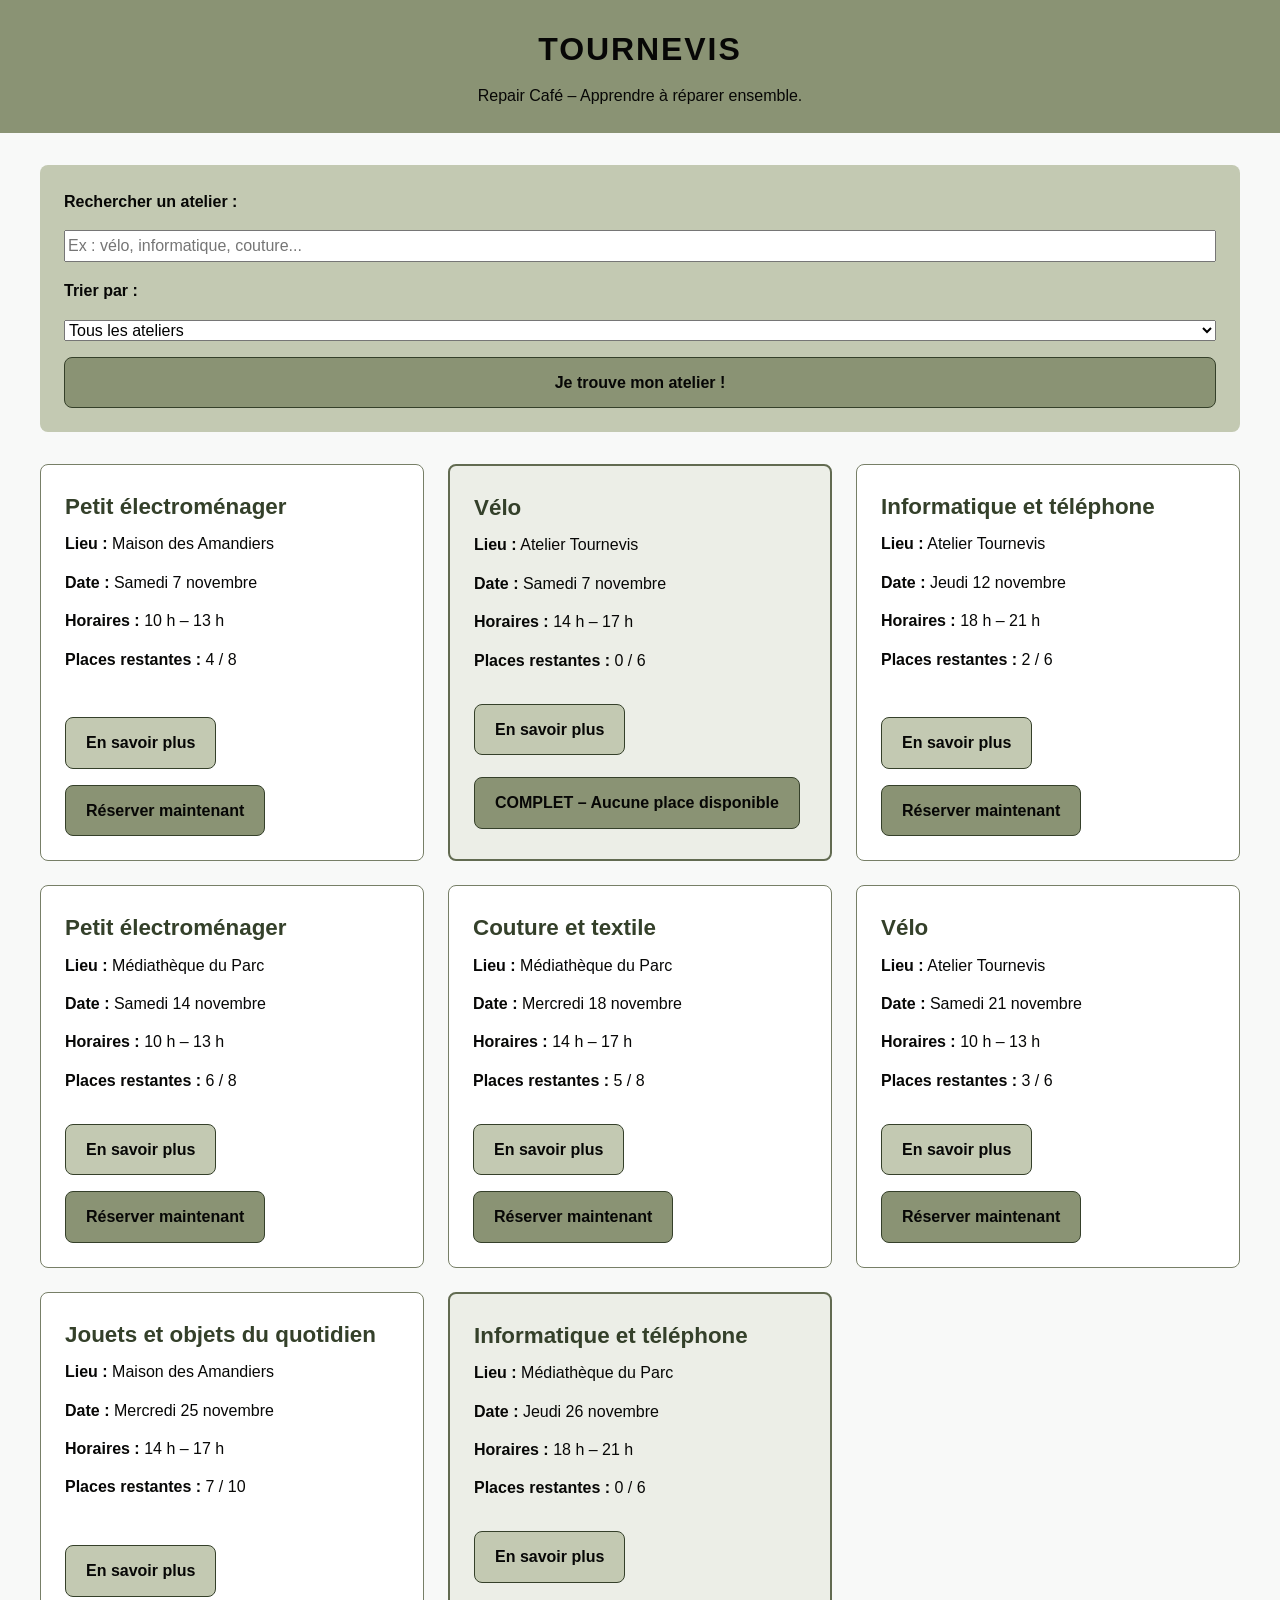
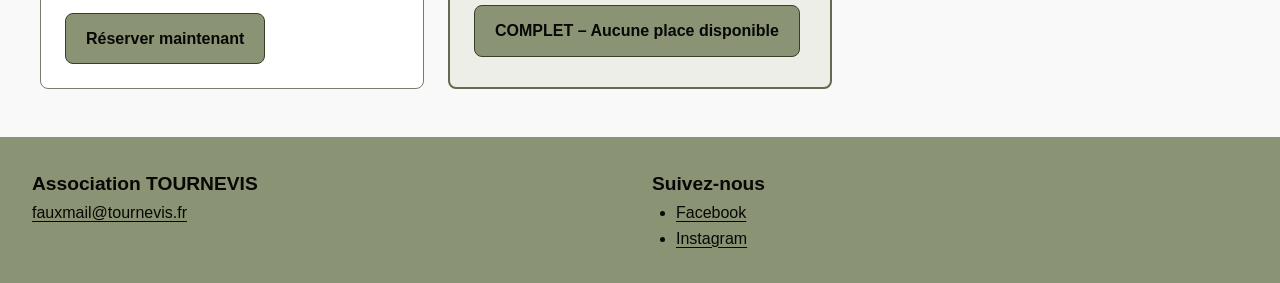
<file: index.html>
<!DOCTYPE html>
<html lang="fr">
<head>
    <meta charset="UTF-8">
    <meta name="viewport" content="width=device-width, initial-scale=1.0">
    <link href="css/style.css" rel="stylesheet">
    <title>Liste des ateliers - TOURNEVIS</title>
</head>
<body>
    <header class="site-header">
        <a class="organization-title" href="index.html">
            <h1>TOURNEVIS</h1>
            <p>Repair Café – Apprendre à réparer ensemble.</p>
        </a>
    </header>

    <main class="page-index">
        <div>
            <form class="search-form">
                <label for="recherche">Rechercher un atelier :</label>
                <input
                    type="search"
                    id="recherche"
                    name="recherche"
                    placeholder="Ex : vélo, informatique, couture..."
                >

                <label for="tri">Trier par :</label>
                <select id="tri" name="tri">
                    <option value="">Tous les ateliers</option>
                    <option value="date">Date</option>
                    <option value="lieu">Lieu</option>
                    <option value="disponibilite">Places disponibles</option>
                </select>

                <button type="submit">Je trouve mon atelier !</button>
            </form>
        </div>
        <div class="workshop-grid">
            <article class="workshop-card">
                <h2>Petit électroménager</h2>

                <p><strong>Lieu :</strong> Maison des Amandiers</p>
                <p><strong>Date :</strong> Samedi 7 novembre</p>
                <p><strong>Horaires :</strong> 10 h – 13 h</p>
                <p><strong>Places restantes :</strong> 4 / 8</p>

                <div class="card-actions">
                    <a class="button button-secondary" href="seance.html">
                        En savoir plus
                    </a>

                    <a class="button" href="reservation.html">
                        Réserver maintenant
                    </a>
                </div>
            </article>

            <article class="workshop-card workshop-card--full">
                <h2>Vélo</h2>

                <p><strong>Lieu :</strong> Atelier Tournevis</p>
                <p><strong>Date :</strong> Samedi 7 novembre</p>
                <p><strong>Horaires :</strong> 14 h – 17 h</p>
                <p><strong>Places restantes :</strong> 0 / 6</p>
                <div class="card-actions">
                    <a class="button button-secondary" href="seance.html">
                            En savoir plus
                    </a>
                    <p class="button">COMPLET – Aucune place disponible</p>
                </div>
            </article>

            <article class="workshop-card">
                <h2>Informatique et téléphone</h2>

                <p><strong>Lieu :</strong> Atelier Tournevis</p>
                <p><strong>Date :</strong> Jeudi 12 novembre</p>
                <p><strong>Horaires :</strong> 18 h – 21 h</p>
                <p><strong>Places restantes :</strong> 2 / 6</p>

                <div class="card-actions">
                    <a class="button button-secondary" href="seance.html">
                        En savoir plus
                    </a>

                    <a class="button" href="reservation.html">
                        Réserver maintenant
                    </a>
                </div>
            </article>

            <article class="workshop-card">
                <h2>Petit électroménager</h2>

                <p><strong>Lieu :</strong> Médiathèque du Parc</p>
                <p><strong>Date :</strong> Samedi 14 novembre</p>
                <p><strong>Horaires :</strong> 10 h – 13 h</p>
                <p><strong>Places restantes :</strong> 6 / 8</p>

                <div class="card-actions">
                    <a class="button button-secondary" href="seance.html">
                        En savoir plus
                    </a>

                    <a class="button" href="reservation.html">
                        Réserver maintenant
                    </a>
                </div>
            </article>

            <article class="workshop-card">
                <h2>Couture et textile</h2>

                <p><strong>Lieu :</strong> Médiathèque du Parc</p>
                <p><strong>Date :</strong> Mercredi 18 novembre</p>
                <p><strong>Horaires :</strong> 14 h – 17 h</p>
                <p><strong>Places restantes :</strong> 5 / 8</p>

                <div class="card-actions">
                    <a class="button button-secondary" href="seance.html">
                        En savoir plus
                    </a>

                    <a class="button" href="reservation.html">
                        Réserver maintenant
                    </a>
                </div>
            </article>

            <article class="workshop-card">
                <h2>Vélo</h2>

                <p><strong>Lieu :</strong> Atelier Tournevis</p>
                <p><strong>Date :</strong> Samedi 21 novembre</p>
                <p><strong>Horaires :</strong> 10 h – 13 h</p>
                <p><strong>Places restantes :</strong> 3 / 6</p>

                <div class="card-actions">
                    <a class="button button-secondary" href="seance.html">
                        En savoir plus
                    </a>

                    <a class="button" href="reservation.html">
                        Réserver maintenant
                    </a>
                </div>
            </article>

            <article class="workshop-card">
                <h2>Jouets et objets du quotidien</h2>

                <p><strong>Lieu :</strong> Maison des Amandiers</p>
                <p><strong>Date :</strong> Mercredi 25 novembre</p>
                <p><strong>Horaires :</strong> 14 h – 17 h</p>
                <p><strong>Places restantes :</strong> 7 / 10</p>

                <div class="card-actions">
                    <a class="button button-secondary" href="seance.html">
                        En savoir plus
                    </a>

                    <a class="button" href="reservation.html">
                        Réserver maintenant
                    </a>
                </div>
            </article>

            <article class="workshop-card workshop-card--full">
                <h2>Informatique et téléphone</h2>

                <p><strong>Lieu :</strong> Médiathèque du Parc</p>
                <p><strong>Date :</strong> Jeudi 26 novembre</p>
                <p><strong>Horaires :</strong> 18 h – 21 h</p>
                <p><strong>Places restantes :</strong> 0 / 6</p>
                <div class="card-actions">
                    <a class="button button-secondary" href="seance.html">
                            En savoir plus
                    </a>
                    <p class="button">COMPLET – Aucune place disponible</p>
                </div>
            </article>
        </div>
    </main>
        
    <footer class="site-footer">
        <section>
            <h2>Association TOURNEVIS</h2>
            <a href="mailto:fauxmail@tournevis.fr">
                fauxmail@tournevis.fr
            </a>
        </section>

        <section>
            <h2>Suivez-nous</h2>
            <ul>
                <li><a href="">Facebook</a></li>
                <li><a href="">Instagram</a></li>
            </ul>
        </section>
    </footer>
</body>
</html>
</file>
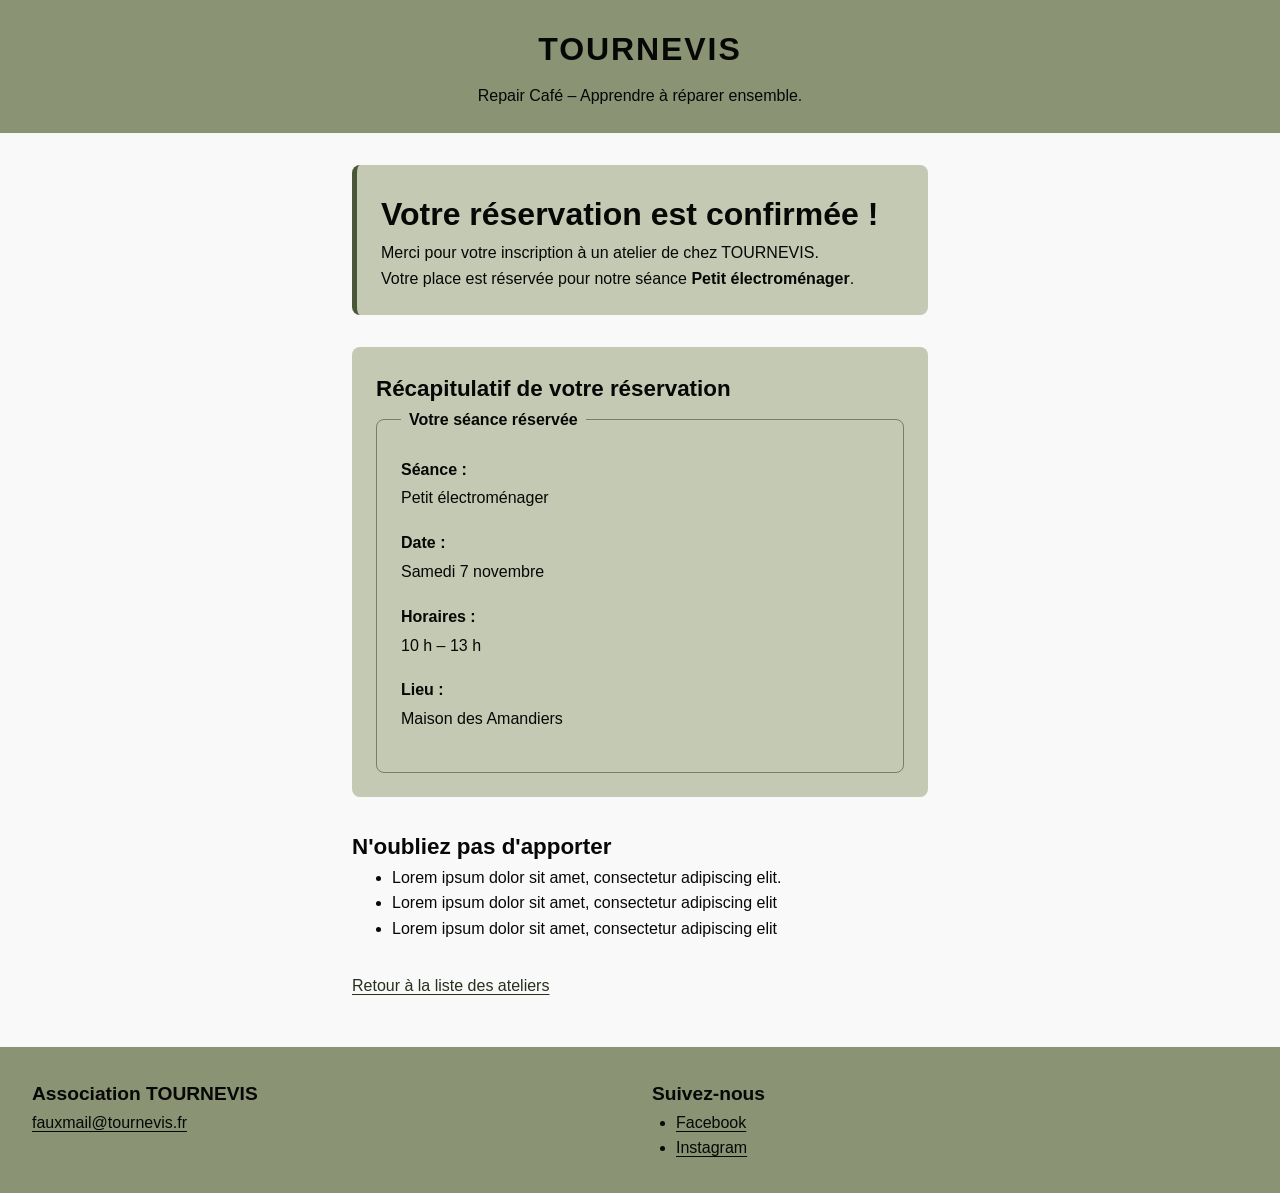
<file: confirmation.html>
<!DOCTYPE html>
<html lang="fr">
<head>
    <meta charset="UTF-8">
    <meta name="viewport" content="width=device-width, initial-scale=1.0">
    <link href="css/style.css" rel="stylesheet">
    <title>Réservation confirmée</title>
</head>
<body>
    <header class="site-header">
        <a class="organization-title" href="index.html">
            <h1>TOURNEVIS</h1>
            <p>Repair Café – Apprendre à réparer ensemble.</p>
        </a>
    </header>
    
    <main class="page-confirmation">
        <div class="confirmation-message">
            <h1 id="confirmation">
                Votre réservation est confirmée !
            </h1>
            <p>Merci pour votre inscription à un atelier de chez TOURNEVIS.</p>
            <p>
                Votre place est réservée pour notre séance
                <strong>Petit électroménager</strong>.
            </p>
        </div>

        <div class="session-summary">
            <h2>Récapitulatif de votre réservation</h2>

            <fieldset>
                <legend>Votre séance réservée</legend>

                <dl>
                    <dt><strong>Séance :</strong></dt>
                    <dd>Petit électroménager</dd>

                    <dt><strong>Date :</strong></dt>
                    <dd>Samedi 7 novembre</dd>

                    <dt><strong>Horaires :</strong></dt>
                    <dd>10 h – 13 h</dd>

                    <dt><strong>Lieu :</strong></dt>
                    <dd>Maison des Amandiers</dd>
                </dl>
            </fieldset>
        </div>

        <div>
            <h2>N'oubliez pas d'apporter</h2>

            <ul>
                <li>Lorem ipsum dolor sit amet, consectetur adipiscing elit.</li>
                <li>Lorem ipsum dolor sit amet, consectetur adipiscing elit</li>
                <li>Lorem ipsum dolor sit amet, consectetur adipiscing elit</li>
            </ul>
        </div>

        <nav class="session-back">
            <a href="index.html">
                Retour à la liste des ateliers
            </a>
        </nav>
    </main>
    
   <footer class="site-footer">
        <section>
            <h2>Association TOURNEVIS</h2>
            <a href="mailto:fauxmail@tournevis.fr">
                fauxmail@tournevis.fr
            </a>
        </section>

        <section>
            <h2>Suivez-nous</h2>
            <ul>
                <li><a href="">Facebook</a></li>
                <li><a href="">Instagram</a></li>
            </ul>
        </section>
    </footer>
</body>
</html>
</file>
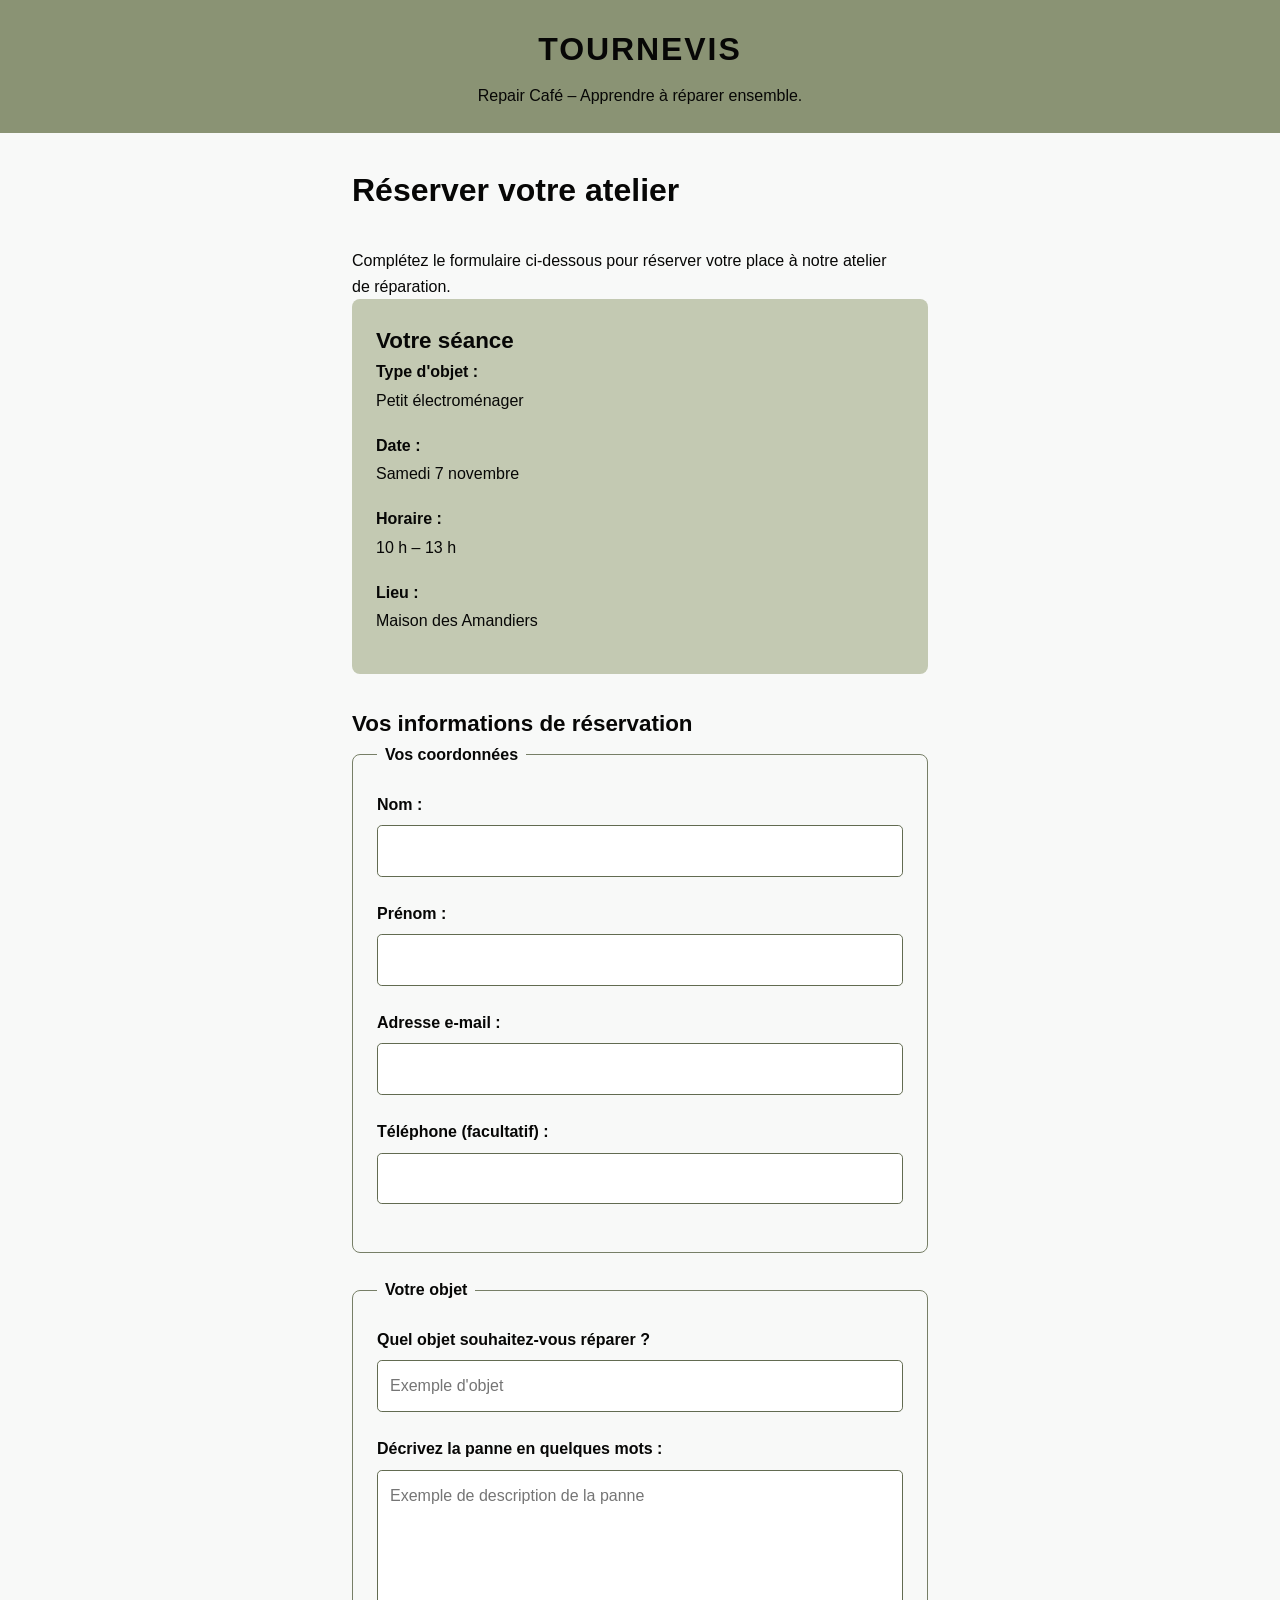
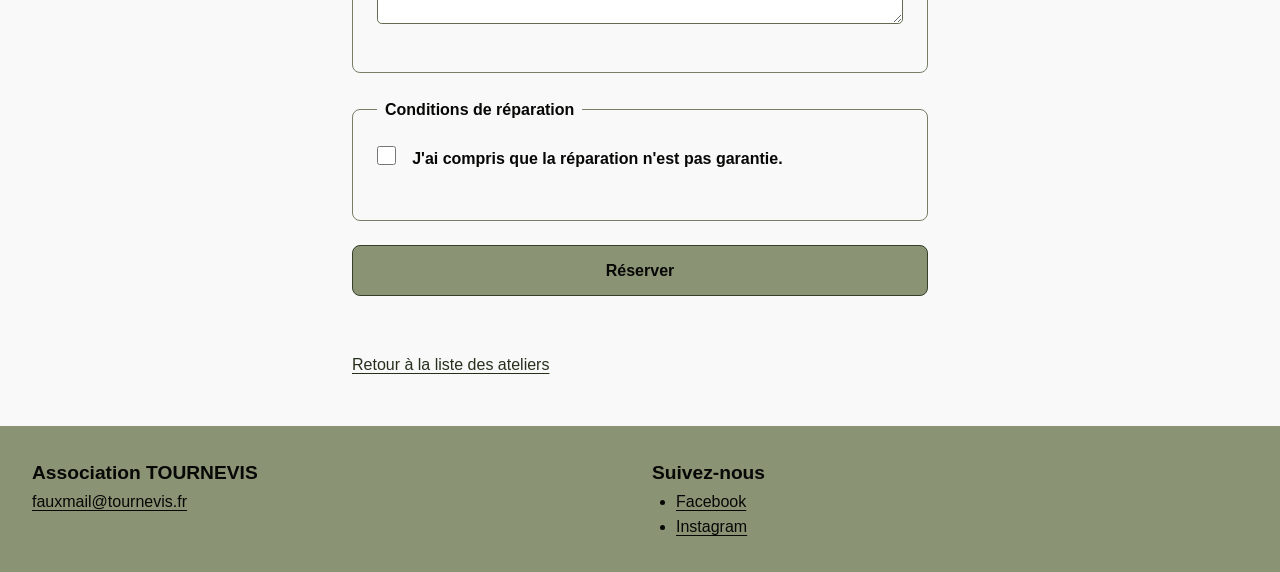
<file: reservation.html>
<!DOCTYPE html>
<html lang="fr">
<head>
    <meta charset="UTF-8">
    <meta name="viewport" content="width=device-width, initial-scale=1.0">
    <link href="css/style.css" rel="stylesheet">
    <title>Réserve ton atelier</title>
</head>
<body>
    <header class="site-header">
        <a class="organization-title" href="index.html">
            <h1>TOURNEVIS</h1>
            <p>Repair Café – Apprendre à réparer ensemble.</p>
        </a>
    </header>

    <main class="page-reservation">
        <h1>Réserver votre atelier</h1>

        <p>
            Complétez le formulaire ci-dessous pour réserver votre place
            à notre atelier de réparation.
        </p>

        <div class="session-summary">
            <h2>Votre séance</h2>

            <dl>
                <dt><strong>Type d'objet :</strong></dt>
                <dd>Petit électroménager</dd>

                <dt><strong>Date :</strong></dt>
                <dd>Samedi 7 novembre</dd>

                <dt><strong>Horaire :</strong></dt>
                <dd>10 h – 13 h</dd>

                <dt><strong>Lieu :</strong></dt>
                <dd>Maison des Amandiers</dd>
            </dl>

        </div>

        <div>

            <h2>Vos informations de réservation</h2>

            <form class="reservation-form" action="confirmation.html" method="get">
                <fieldset>
                    <legend>Vos coordonnées</legend>

                    <p>
                        <label for="nom">Nom :</label>
                        <input
                            type="text"
                            id="nom"
                            name="nom"
                            required
                        >
                    </p>

                    <p>
                        <label for="prenom">Prénom :</label>
                        <input
                            type="text"
                            id="prenom"
                            name="prenom"
                            required
                        >
                    </p>

                    <p>
                        <label for="email">Adresse e-mail :</label>
                        <input
                            type="email"
                            id="email"
                            name="email"
                            required
                        >
                    </p>

                    <p>
                        <label for="telephone">Téléphone (facultatif) :</label>
                        <input
                            type="tel"
                            id="telephone"
                            name="telephone"
                        >
                    </p>
                </fieldset>

                <fieldset>
                    <legend>Votre objet</legend>
                    <p>
                        <label for="objet">
                            Quel objet souhaitez-vous réparer ?
                        </label>

                        <input
                            type="text"
                            id="objet"
                            name="objet"
                            placeholder="Exemple d'objet"
                            required
                        >
                    </p>

                    <p>
                        <label for="panne">
                            Décrivez la panne en quelques mots :
                        </label>

                        <textarea
                            id="panne"
                            name="panne"
                            rows="5"
                            cols="40"
                            placeholder="Exemple de description de la panne"
                            required
                        ></textarea>
                    </p>
                </fieldset>

                <fieldset>
                    <legend>Conditions de réparation</legend>

                    <p class="checkbox-line">
                        <input
                            type="checkbox"
                            id="conditions"
                            name="conditions"
                            required
                        >

                        <label for="conditions">
                            J'ai compris que la réparation n'est pas garantie.
                        </label>
                    </p>
                </fieldset>

                <p>
                    <button type="submit">
                        Réserver
                    </button>
                </p>
            </form>

        </div>

        <nav class="session-back">
            <a href="index.html">
                Retour à la liste des ateliers
            </a>
        </nav>

    </main>
    
   <footer class="site-footer">
        <section>
            <h2>Association TOURNEVIS</h2>
            <a href="mailto:fauxmail@tournevis.fr">
                fauxmail@tournevis.fr
            </a>
        </section>

        <section>
            <h2>Suivez-nous</h2>
            <ul>
                <li><a href="">Facebook</a></li>
                <li><a href="">Instagram</a></li>
            </ul>
        </section>
    </footer>
</body>
</html>
</file>
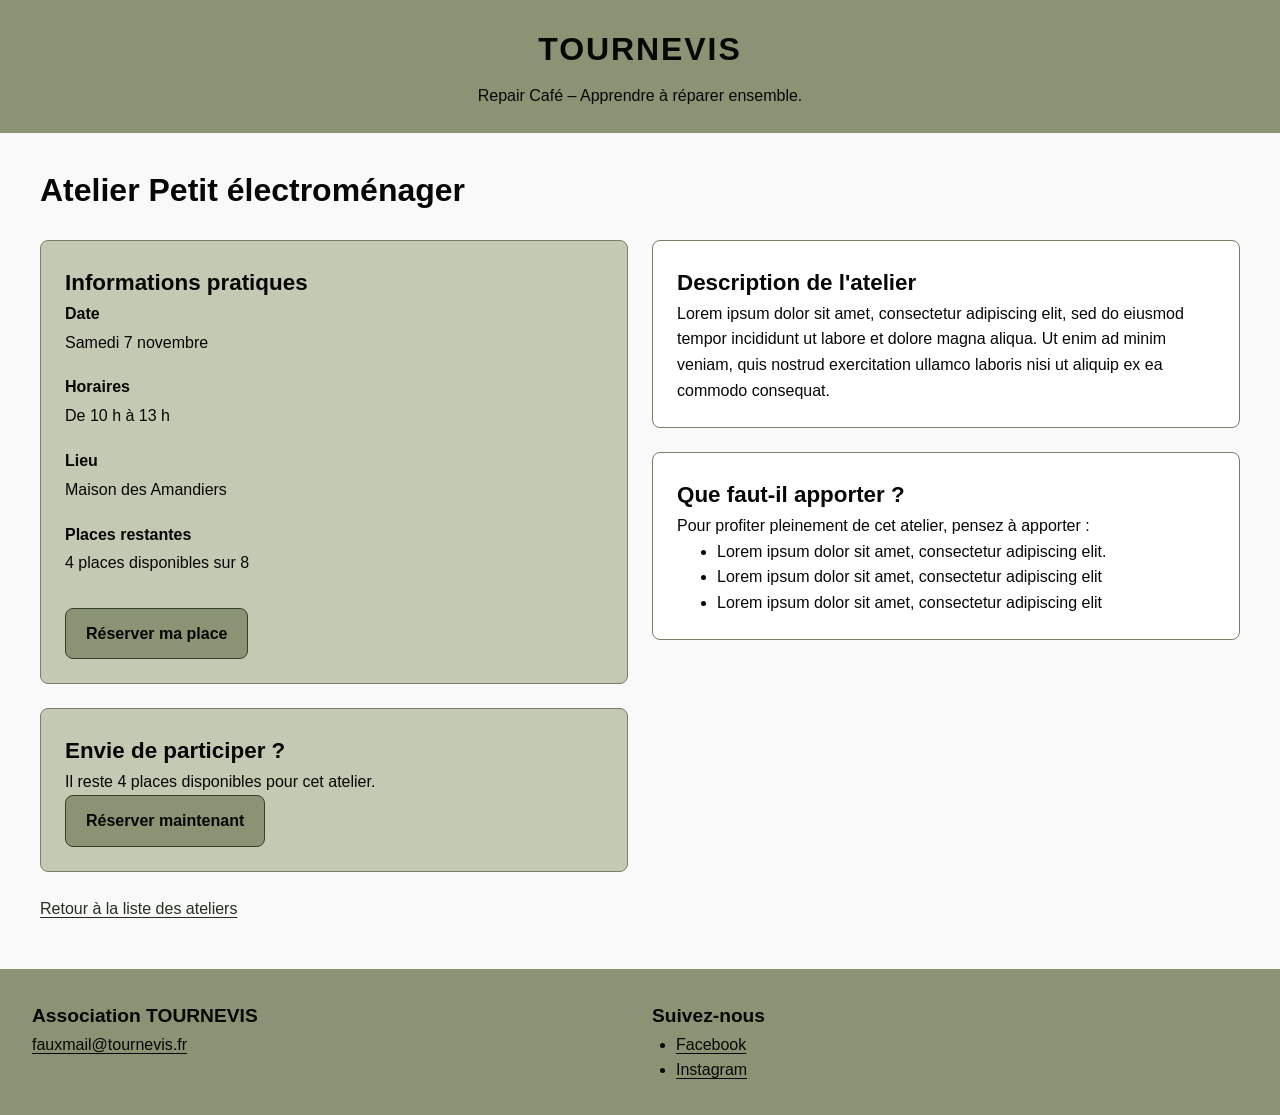
<file: seance.html>
<!DOCTYPE html>
<html lang="fr">
<head>
    <meta charset="UTF-8">
    <meta name="viewport" content="width=device-width, initial-scale=1.0">
    <link href="css/style.css" rel="stylesheet">
    <title>Petit électroménager</title>
</head>
<body>
    <header class="site-header">
        <a class="organization-title" href="index.html">
            <h1>TOURNEVIS</h1>
            <p>Repair Café – Apprendre à réparer ensemble.</p>
        </a>
    </header>

    <main class="page-seance">
        <div class="session-layout">

            <h1 class="session-title">
                Atelier Petit électroménager
            </h1>

            <section class="session-info">
                <h2>Informations pratiques</h2>

                <dl>
                    <dt><strong>Date</strong></dt>
                    <dd>Samedi 7 novembre</dd>

                    <dt><strong>Horaires</strong></dt>
                    <dd>De 10 h à 13 h</dd>

                    <dt><strong>Lieu</strong></dt>
                    <dd>Maison des Amandiers</dd>

                    <dt><strong>Places restantes</strong></dt>
                    <dd>4 places disponibles sur 8</dd>
                </dl>

                <a class="button" href="reservation.html">
                    Réserver ma place
                </a>
        </section>

        <section class="session-description">
            <h2>Description de l'atelier</h2>
            <p>
                Lorem ipsum dolor sit amet, consectetur adipiscing elit, sed do eiusmod tempor incididunt ut labore et dolore magna aliqua.
                Ut enim ad minim veniam, quis nostrud exercitation ullamco laboris nisi ut aliquip ex ea commodo consequat.
            </p>

        </section>

        <section class="session-material">
            <h2>Que faut-il apporter ?</h2>

            <p>Pour profiter pleinement de cet atelier, pensez à apporter :</p>

            <ul>
                <li>Lorem ipsum dolor sit amet, consectetur adipiscing elit.</li>
                <li>Lorem ipsum dolor sit amet, consectetur adipiscing elit</li>
                <li>Lorem ipsum dolor sit amet, consectetur adipiscing elit</li>
            </ul>
        </section>

        <section class="session-cta">
            <h2>Envie de participer ?</h2>

            <p>Il reste 4 places disponibles pour cet atelier.</p>
            <a class="button" href="reservation.html">
                Réserver maintenant
            </a>
        </section>

        <nav class="session-back">
            <a href="index.html">
                Retour à la liste des ateliers
            </a>
        </nav>
    </main>
    
   <footer class="site-footer">
        <section>
            <h2>Association TOURNEVIS</h2>
            <a href="mailto:fauxmail@tournevis.fr">
                fauxmail@tournevis.fr
            </a>
        </section>

        <section>
            <h2>Suivez-nous</h2>
            <ul>
                <li><a href="">Facebook</a></li>
                <li><a href="">Instagram</a></li>
            </ul>
        </section>
    </footer>
</body>
</html>
</file>
<file: css/style.css>
/* ================================================= */
/* =================== RESET ======================= */
/* https://www.joshwcomeau.com/css/custom-css-reset/ */
/* ================================================= */

*, *::before, *::after {
  box-sizing: border-box;
}

*:not(dialog) {
  margin: 0;
}

@media (prefers-reduced-motion: no-preference) {
  html {
    interpolate-size: allow-keywords;
  }
}

body {
  line-height: 1.5;
  -webkit-font-smoothing: antialiased;
}

img, picture, video, canvas, svg {
  display: block;
  max-width: 100%;
}

input, button, textarea, select {
  font: inherit;
}

p, h1, h2, h3, h4, h5, h6 {
  overflow-wrap: break-word;
}

p {
  text-wrap: pretty;
}
h1, h2, h3, h4, h5, h6 {
  text-wrap: balance;
}

#root, #__next {
  isolation: isolate;
}

/* ================================================= */
/* ====== Complément personnel pour le reset ======= */
/* ================================================= */

html {
    font-size: 100%;
    scroll-behavior: smooth;
}

body {
    margin: 0;
    font-family: Arial, Helvetica, sans-serif;
    font-size: 1rem;
    line-height: 1.6;
    color: var(--color-text);
    background-color: var(--color-background);
}

li, dd {
  overflow-wrap: break-word;
}

h1 {
    font-size: 2rem;
}

h2 {
    font-size: 1.4rem;
}

a {
    color: #26301d;
    text-decoration: underline;
    text-underline-offset: 0.2em;
}

a:hover {
    color: #49563a;
}

/* ================================================= */
/* ========== Déclaration des variables ============ */
/* ================================================= */

:root {
    --color-primary: #8a9374;
    --color-secondary: #c3c9b2;
    --color-accent: #adb991;
    --color-text: #070706;
    --color-background: #f8f9f8;
    --color-white: #ffffff;
    --color-border: #777f67;

    --space-xs: 0.5rem;
    --space-sm: 1rem;
    --space-md: 1.5rem;
    --space-lg: 2rem;
    --space-xl: 3rem;

    --content-width: 75rem;
    --form-width: 36rem;

    --radius: 0.5rem;
    --border-width: 0.0625rem;
}

/* ================================================= */
/* ============== Focus au clavier  ================ */
/* ================================================= */

a:focus-visible,
button:focus-visible,
input:focus-visible,
select:focus-visible,
textarea:focus-visible {
    outline: 0.2rem solid #26301d;
    outline-offset: 0.2rem;
}

/* ================================================= */
/* ============== Elements partagés  =============== */
/* ================================================= */

/* Header */

.site-header {
    background-color: var(--color-primary);
    padding: var(--space-md);
    text-align: center;
}

.organization-title {
    display: inline-block;
    color: var(--color-text);
    text-decoration: none;
}

.organization-title h1 {
    margin: 0;
    font-size: 2rem;
    letter-spacing: 0.12rem;
}

.organization-title p {
    margin: var(--space-xs) 0 0;
}

.organization-title:hover {
    color: var(--color-text);
}

/* Footer */

.site-footer {
    display: grid;
    grid-template-columns: 1fr;
    gap: var(--space-md);
    margin-top: var(--space-xl);
    padding: var(--space-lg);
    background-color: var(--color-primary);
}

.site-footer h2 {
    margin-top: 0;
    font-size: 1.2rem;
}

.site-footer ul {
    padding-left: var(--space-md);
}

.site-footer a {
    color: var(--color-text);
}

/* Balise main */

main {
    width: min(100% - 2rem, var(--content-width));
    margin: var(--space-lg) auto;
}

main > h1 {
    margin-bottom: var(--space-lg);
}

/* Boutons */
.button,
button {
    display: inline-block;
    padding: 0.75rem 1.25rem;
    border: 0.1rem solid #35402a;
    border-radius: var(--radius);
    background-color: var(--color-primary);
    color: var(--color-text);
    font: inherit;
    font-weight: bold;
    text-align: center;
    text-decoration: none;
    cursor: pointer;
}

.button:hover,
button:hover {
    background-color: var(--color-accent);
    color: var(--color-text);
}

.button-secondary {
    background-color: var(--color-secondary);
}

button:disabled,
.button[aria-disabled="true"] {
    cursor: not-allowed;
    opacity: 0.7;
}

/* ================================================= */
/* ==================== Index ====================== */
/* ================================================= */

.page-index .search-form {
    display: grid;
    gap: var(--space-sm);
    padding: var(--space-md);
    margin-bottom: var(--space-lg);
    background-color: var(--color-secondary);
    border-radius: var(--radius);
}

.search-form label {
    font-weight: bold;
}

.search-form input,
.search-form select {
    width: 100%;
}

.workshop-grid {
    display: grid;
    grid-template-columns: 1fr;
    gap: var(--space-md);
}

.workshop-card {
    display: flex;
    flex-direction: column;
    padding: var(--space-md);
    background-color: var(--color-white);
    border: var(--border-width) solid var(--color-border);
    border-radius: var(--radius);
    overflow-wrap: break-word;
}

.workshop-card h2 {
    margin-top: 0;
    color: #34402a;
}

.workshop-card p {
    margin: 0.4rem 0;
}

.workshop-card .card-actions {
    display: flex;
    flex-wrap: wrap;
    gap: var(--space-sm);
    margin-top: auto;
    padding-top: var(--space-md);
}

.workshop-card--full {
    border: 0.15rem solid #626b51;
    background-color: #eceee7;
}

.status-full {
    display: inline-block;
    width: fit-content;
    padding: 0.25rem 0.6rem;
    margin-top: var(--space-sm);
    font-weight: bold;
    border: 0.12rem solid var(--color-text);
    border-radius: 0.25rem;
    color: var(--color-text);
    background-color: var(--color-secondary);
}

/* ================================================= */
/* ==================== Séance ====================== */
/* ================================================= */

.page-seance .session-layout {
    display: grid;
    grid-template-columns: 1fr;
    gap: var(--space-md);
}

.session-layout > section {
    min-width: 0;
    padding: var(--space-md);
    background-color: var(--color-white);
    border: var(--border-width) solid var(--color-border);
    border-radius: var(--radius);
}

.session-title {
    grid-area: title;
}

.session-info {
    grid-area: info;
    background-color: var(--color-secondary) !important;
}

.session-description {
    grid-area: description;
}

.session-material {
    grid-area: materiel;
}

.session-cta {
    grid-area: cta;
}

.session-back {
    grid-area: back;
}

.session-info dl,
.session-summary dl {
    display: grid;
    grid-template-columns: minmax(0, 1fr);
    gap: 0.2rem;
}

.session-info dt,
.session-summary dt {
    font-weight: bold;
}

.session-info dd,
.session-summary dd {
    margin: 0 0 var(--space-sm);
}

.session-info .button {
    margin-top: var(--space-sm);
}

.session-cta {
    background-color: var(--color-secondary) !important;
}

/* ================================================= */
/* ========== Réservation et confirmation ========== */
/* ================================================= */

/* Généralités */
.page-reservation,
.page-confirmation {
    max-width: var(--form-width);
    margin-left: auto;
    margin-right: auto;
}

.page-reservation > div,
.page-confirmation > div {
    margin-bottom: var(--space-lg);
}

.session-summary {
    padding: var(--space-md);
    background-color: var(--color-secondary);
    border-radius: var(--radius);
}

.session-summary h2 {
    margin-top: 0;
}

.reservation-form {
    display: grid;
    gap: var(--space-md);
}

/* Formulaire */
.reservation-form fieldset {
    min-width: 0;
    padding: var(--space-md);
    border: var(--border-width) solid var(--color-border);
    border-radius: var(--radius);
}

.reservation-form legend {
    padding: 0 var(--space-xs);
    font-weight: bold;
}

.reservation-form p {
    display: grid;
    gap: var(--space-xs);
    margin: 0 0 var(--space-md);
}

.reservation-form label {
    font-weight: bold;
}

.reservation-form input:not([type="checkbox"]),
.reservation-form textarea {
    width: 100%;
    min-width: 0;
    padding: 0.75rem;
    border: var(--border-width) solid #626b51;
    border-radius: 0.3rem;
    background-color: var(--color-white);
    color: var(--color-text);
    font: inherit;
}

.reservation-form textarea {
    min-height: 8rem;
    resize: vertical;
}

.reservation-form input[type="checkbox"] {
    width: 1.2rem;
    height: 1.2rem;
    accent-color: #49563a;
}

.reservation-form .checkbox-line {
    display: flex;
    align-items: flex-start;
    gap: var(--space-sm);
}

.reservation-form button {
    width: 100%;
}

/* Confirmation */
.confirmation-message {
    padding: var(--space-md);
    background-color: var(--color-secondary);
    border-left: 0.35rem solid #49563a;
    border-radius: var(--radius);
}

.confirmation-message h1 {
    margin-top: 0;
}

.page-confirmation fieldset {
    min-width: 0;
    padding: var(--space-md);
    border: var(--border-width) solid var(--color-border);
    border-radius: var(--radius);
}

.page-confirmation legend {
    padding: 0 var(--space-xs);
    font-weight: bold;
}

/* ================================================= */
/* ================== Responsive ================== */
/* ================================================= */

@media (min-width: 48rem) {

    /* Index : deux colonnes */
    .workshop-grid {
        grid-template-columns: repeat(2, minmax(0, 1fr));
    }

    /* Footer */
    .site-footer {
        grid-template-columns: repeat(2, minmax(0, 1fr));
    }
}

@media (min-width: 64rem) {

    /* Index : trois colonnes */
    .workshop-grid {
        grid-template-columns: repeat(3, minmax(0, 1fr));
    }

    /* Séance : deux colonnes avec grid areas */
    .page-seance .session-layout {
        grid-template-columns: repeat(2, minmax(0, 1fr));
        grid-template-areas:
            "title title"
            "info description"
            "info materiel"
            "cta materiel"
            "back back";
        align-items: start;
    }

    .session-title {
        grid-area: title;
    }

    .session-info {
        grid-area: info;
    }

    .session-description {
        grid-area: description;
    }

    .session-material {
        grid-area: materiel;
    }

    .session-cta {
        grid-area: cta;
    }

    .session-back {
        grid-area: back;
    }
}
</file>
